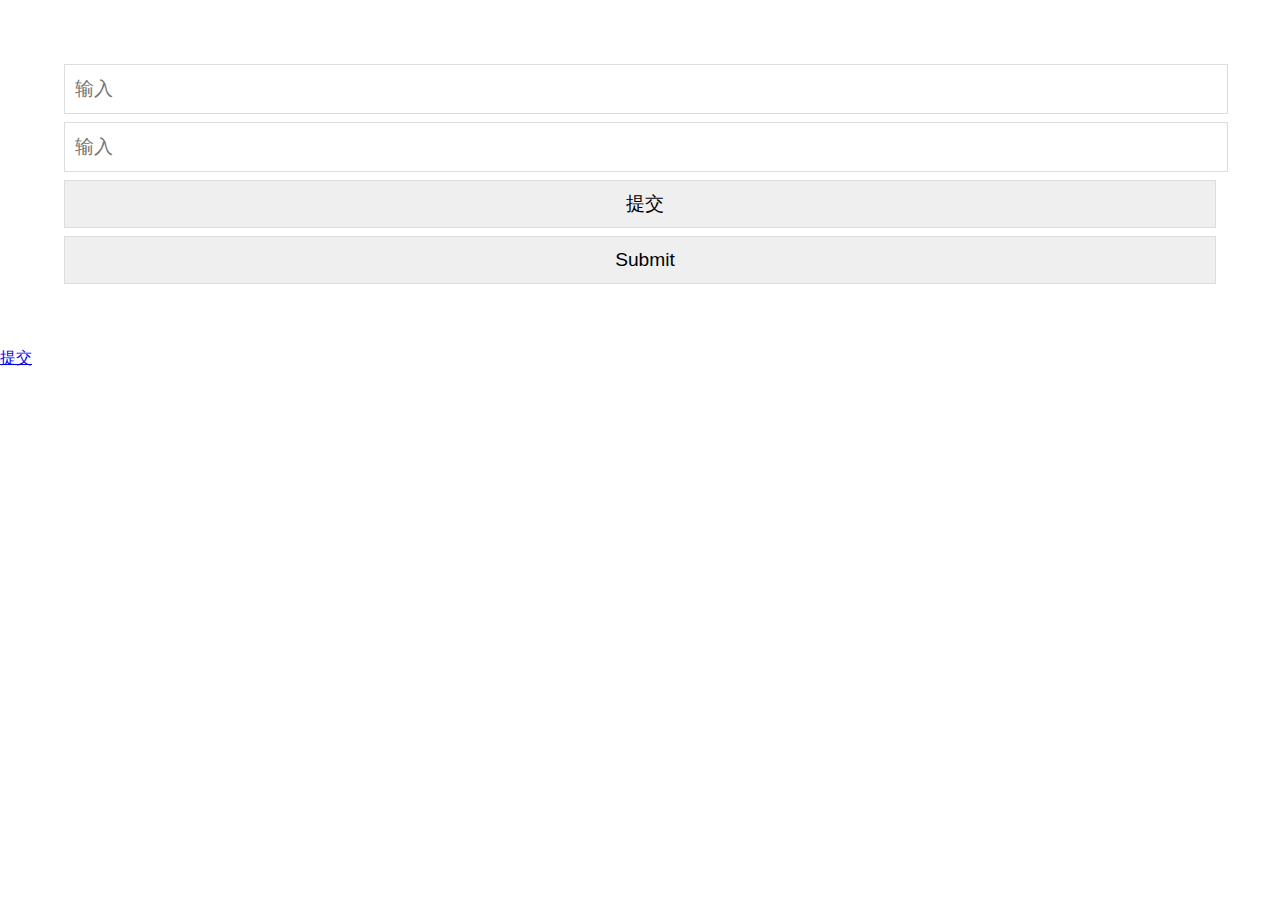
<file: keyboard/index.html>
<!DOCTYPE html>
<html lang="en">

<head>
    <meta charset="UTF-8">
    <meta name="viewport" content="width=device-width,initial-scale=1.0,user-scalable=no">
    <title>移动端模拟数字键盘功能</title>
    <meta name="keywords" content="数字键盘 移动端 插件 原生js">
    <meta name="description" content="一个简单方便的移动端纯数字键盘插件">
    <link rel="stylesheet" href="./css/keycode.min.css" type="text/css">
    <link rel="stylesheet" type="text/css" href="./css/icon/iconfont.css">
    <style>
    form {
        width: 90vw;
        margin: 4rem auto;
    }
    
    input {
        outline: none;
    }
    
    form input {
        display: block;
        width: 100%;
        margin-bottom: 0.5rem;
        height: 3rem;
        font-size: 1.2rem;
        padding-left: 10px;
        border: 1px solid #ddd;
    }
    </style>
</head>

<body>
    <main class="container" id="mykeyboard">
        <form action="">
            <input type="text" name="text" placeholder="输入" id="myText">
            <input type="tel" name="tel" placeholder="输入" id="myTel">
            <input type="button" name="button" value="提交" id="myButton">
            <input type="submit" name="submit" placeholder="输入" id="mySubmit">
        </form>
        <div><a href="javascript:void(0);" id="myLink">提交</a></div>
    </main>
    <script type="text/javascript" src="./js/keycode.min.js"></script>
    <script>
    Keyboard({
        contain: ['myText','myTel'],
        readOnce: false, //是否键盘只生成一次
        container: document.body //当前弹框存放的父元素
    });
    </script>
</body>

</html>
</file>
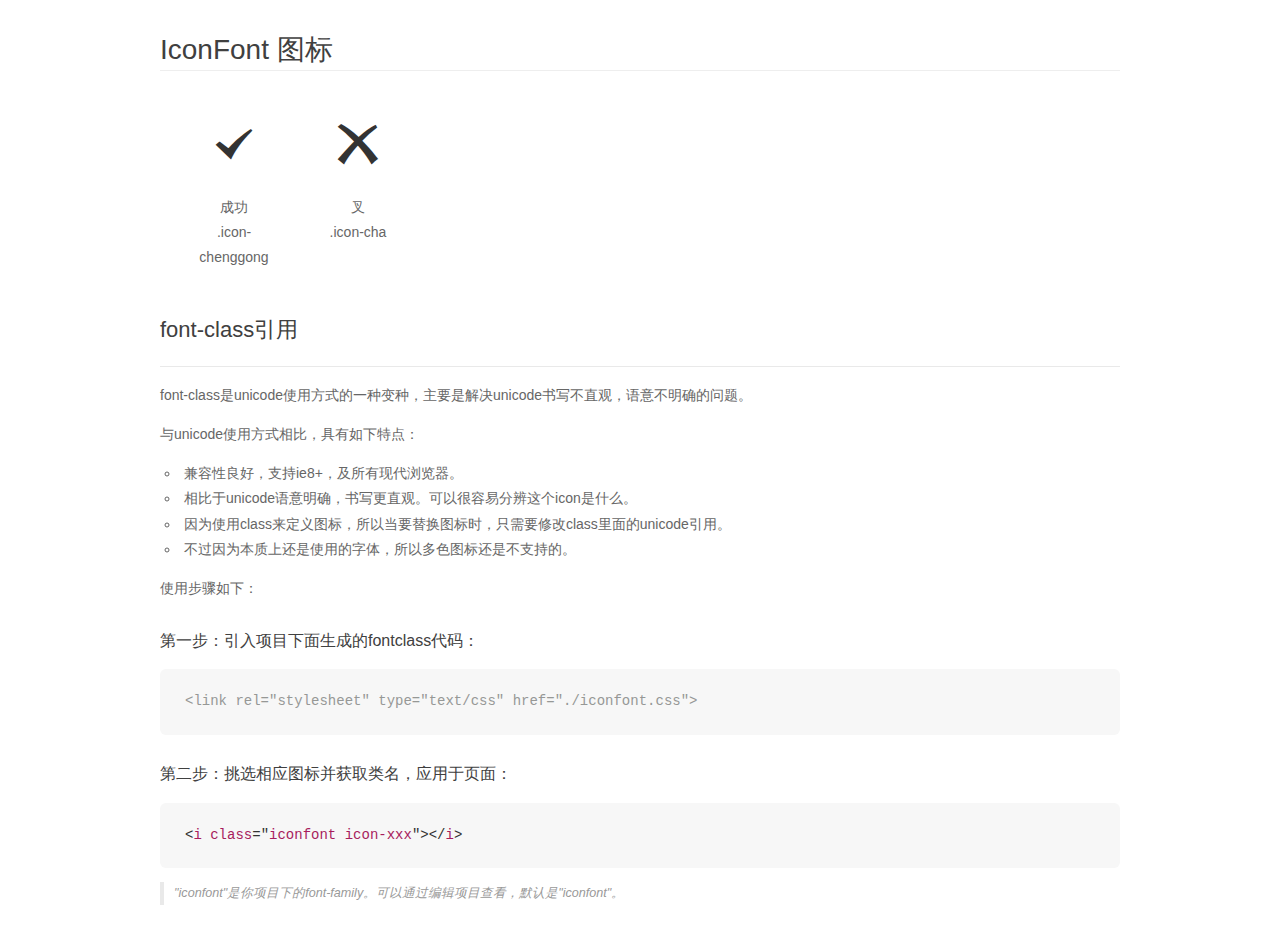
<file: keyboard/css/icon/demo_fontclass.html>
<!DOCTYPE html>
<html>
<head>
    <meta charset="utf-8"/>
    <title>IconFont</title>
    <link rel="stylesheet" href="demo.css">
    <link rel="stylesheet" href="iconfont.css">
</head>
<body>
    <div class="main markdown">
        <h1>IconFont 图标</h1>
        <ul class="icon_lists clear">
            
                <li>
                <i class="icon iconfont icon-chenggong"></i>
                    <div class="name">成功</div>
                    <div class="fontclass">.icon-chenggong</div>
                </li>
            
                <li>
                <i class="icon iconfont icon-cha"></i>
                    <div class="name">叉</div>
                    <div class="fontclass">.icon-cha</div>
                </li>
            
        </ul>

        <h2 id="font-class-">font-class引用</h2>
        <hr>

        <p>font-class是unicode使用方式的一种变种，主要是解决unicode书写不直观，语意不明确的问题。</p>
        <p>与unicode使用方式相比，具有如下特点：</p>
        <ul>
        <li>兼容性良好，支持ie8+，及所有现代浏览器。</li>
        <li>相比于unicode语意明确，书写更直观。可以很容易分辨这个icon是什么。</li>
        <li>因为使用class来定义图标，所以当要替换图标时，只需要修改class里面的unicode引用。</li>
        <li>不过因为本质上还是使用的字体，所以多色图标还是不支持的。</li>
        </ul>
        <p>使用步骤如下：</p>
        <h3 id="-fontclass-">第一步：引入项目下面生成的fontclass代码：</h3>


        <pre><code class="lang-js hljs javascript"><span class="hljs-comment">&lt;link rel="stylesheet" type="text/css" href="./iconfont.css"&gt;</span></code></pre>
        <h3 id="-">第二步：挑选相应图标并获取类名，应用于页面：</h3>
        <pre><code class="lang-css hljs">&lt;<span class="hljs-selector-tag">i</span> <span class="hljs-selector-tag">class</span>="<span class="hljs-selector-tag">iconfont</span> <span class="hljs-selector-tag">icon-xxx</span>"&gt;&lt;/<span class="hljs-selector-tag">i</span>&gt;</code></pre>
        <blockquote>
        <p>"iconfont"是你项目下的font-family。可以通过编辑项目查看，默认是"iconfont"。</p>
        </blockquote>
    </div>
</body>
</html>
</file>
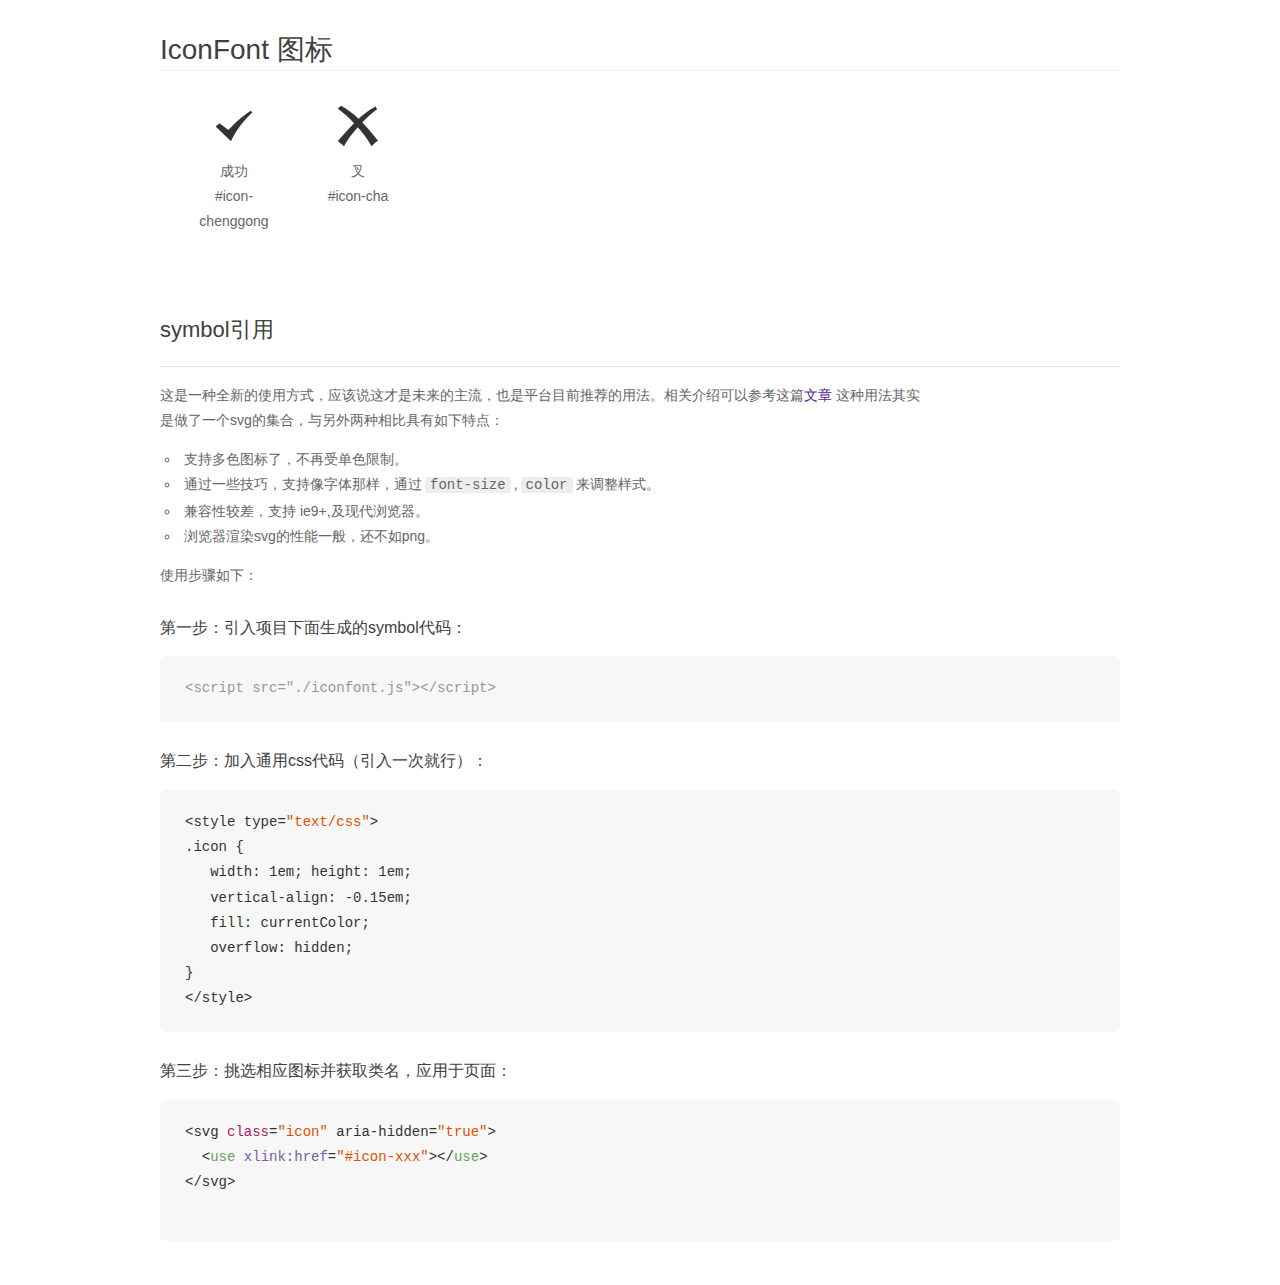
<file: keyboard/css/icon/demo_symbol.html>
<!DOCTYPE html>
<html>
<head>
    <meta charset="utf-8"/>
    <title>IconFont</title>
    <link rel="stylesheet" href="demo.css">
    <script src="iconfont.js"></script>

    <style type="text/css">
        .icon {
          /* 通过设置 font-size 来改变图标大小 */
          width: 1em; height: 1em;
          /* 图标和文字相邻时，垂直对齐 */
          vertical-align: -0.15em;
          /* 通过设置 color 来改变 SVG 的颜色/fill */
          fill: currentColor;
          /* path 和 stroke 溢出 viewBox 部分在 IE 下会显示
             normalize.css 中也包含这行 */
          overflow: hidden;
        }

    </style>
</head>
<body>
    <div class="main markdown">
        <h1>IconFont 图标</h1>
        <ul class="icon_lists clear">
            
                <li>
                    <svg class="icon" aria-hidden="true">
                        <use xlink:href="#icon-chenggong"></use>
                    </svg>
                    <div class="name">成功</div>
                    <div class="fontclass">#icon-chenggong</div>
                </li>
            
                <li>
                    <svg class="icon" aria-hidden="true">
                        <use xlink:href="#icon-cha"></use>
                    </svg>
                    <div class="name">叉</div>
                    <div class="fontclass">#icon-cha</div>
                </li>
            
        </ul>


        <h2 id="symbol-">symbol引用</h2>
        <hr>

        <p>这是一种全新的使用方式，应该说这才是未来的主流，也是平台目前推荐的用法。相关介绍可以参考这篇<a href="">文章</a>
        这种用法其实是做了一个svg的集合，与另外两种相比具有如下特点：</p>
        <ul>
          <li>支持多色图标了，不再受单色限制。</li>
          <li>通过一些技巧，支持像字体那样，通过<code>font-size</code>,<code>color</code>来调整样式。</li>
          <li>兼容性较差，支持 ie9+,及现代浏览器。</li>
          <li>浏览器渲染svg的性能一般，还不如png。</li>
        </ul>
        <p>使用步骤如下：</p>
        <h3 id="-symbol-">第一步：引入项目下面生成的symbol代码：</h3>
        <pre><code class="lang-js hljs javascript"><span class="hljs-comment">&lt;script src="./iconfont.js"&gt;&lt;/script&gt;</span></code></pre>
        <h3 id="-css-">第二步：加入通用css代码（引入一次就行）：</h3>
        <pre><code class="lang-js hljs javascript">&lt;style type=<span class="hljs-string">"text/css"</span>&gt;
.icon {
   width: <span class="hljs-number">1</span>em; height: <span class="hljs-number">1</span>em;
   vertical-align: <span class="hljs-number">-0.15</span>em;
   fill: currentColor;
   overflow: hidden;
}
&lt;<span class="hljs-regexp">/style&gt;</span></code></pre>
        <h3 id="-">第三步：挑选相应图标并获取类名，应用于页面：</h3>
        <pre><code class="lang-js hljs javascript">&lt;svg <span class="hljs-class"><span class="hljs-keyword">class</span></span>=<span class="hljs-string">"icon"</span> aria-hidden=<span class="hljs-string">"true"</span>&gt;<span class="xml"><span class="hljs-tag">
  &lt;<span class="hljs-name">use</span> <span class="hljs-attr">xlink:href</span>=<span class="hljs-string">"#icon-xxx"</span>&gt;</span><span class="hljs-tag">&lt;/<span class="hljs-name">use</span>&gt;</span>
</span>&lt;<span class="hljs-regexp">/svg&gt;
        </span></code></pre>
    </div>
</body>
</html>
</file>
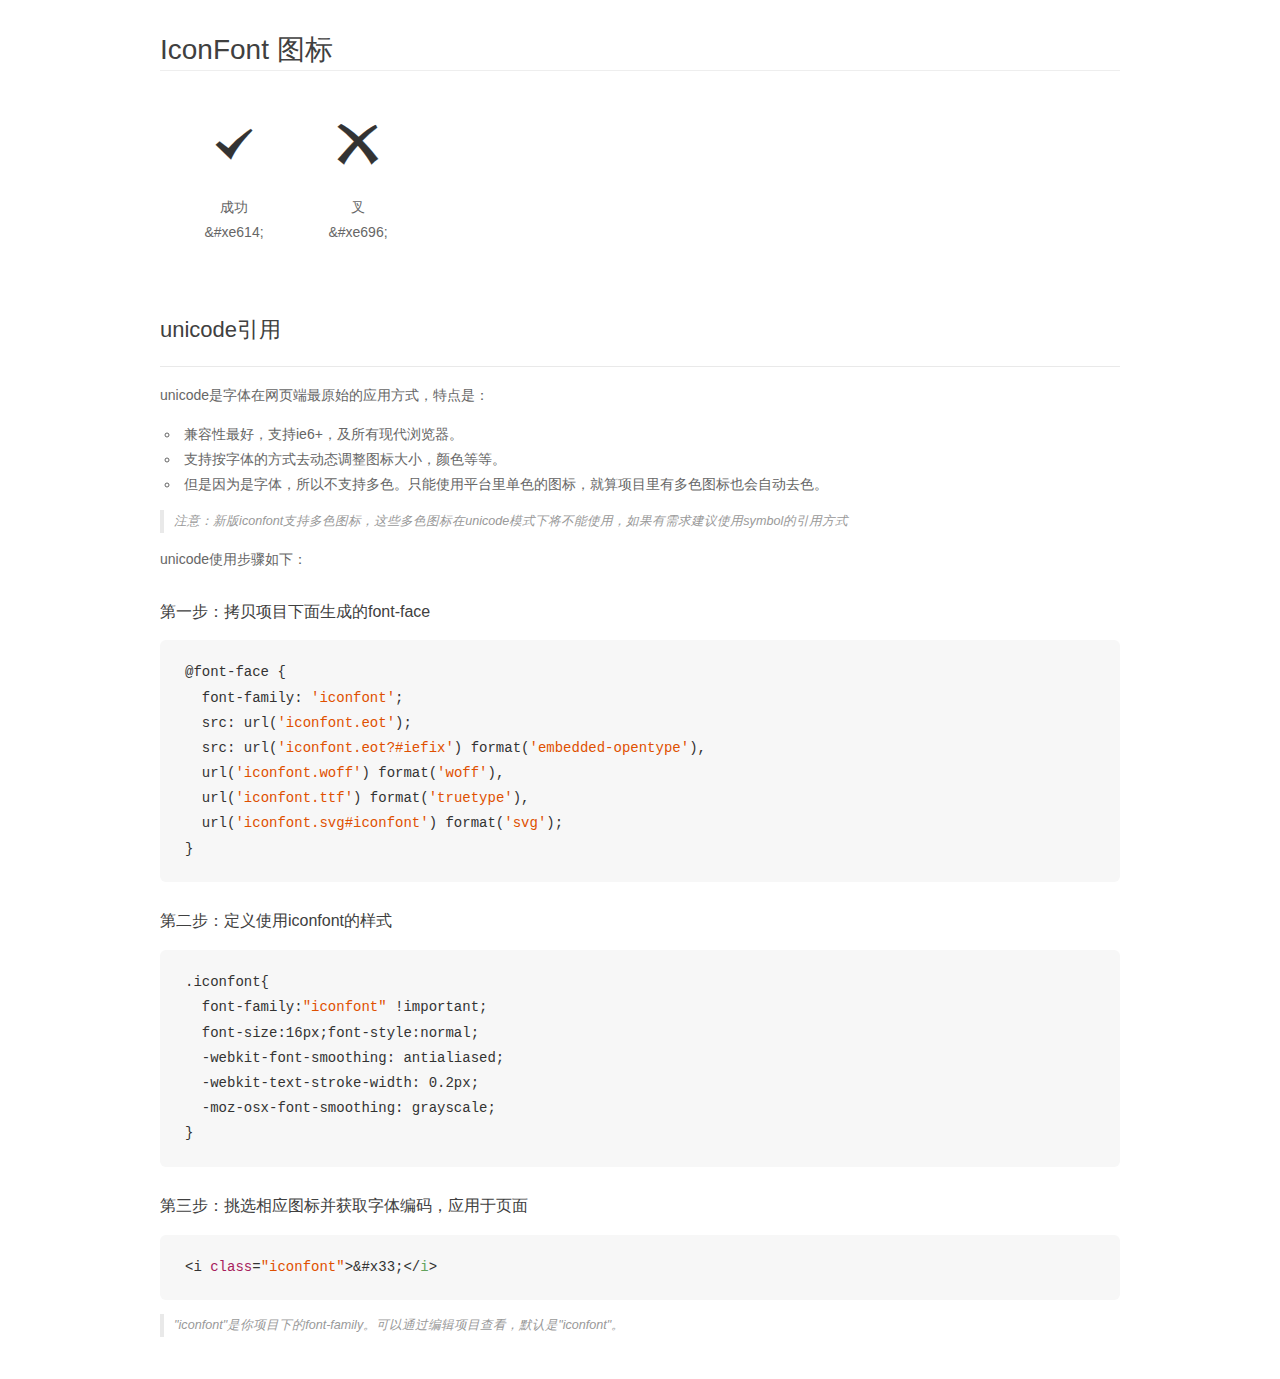
<file: keyboard/css/icon/demo_unicode.html>
<!DOCTYPE html>
<html>
<head>
    <meta charset="utf-8"/>
    <title>IconFont</title>
    <link rel="stylesheet" href="demo.css">

    <style type="text/css">

        @font-face {font-family: "iconfont";
          src: url('iconfont.eot'); /* IE9*/
          src: url('iconfont.eot#iefix') format('embedded-opentype'), /* IE6-IE8 */
          url('iconfont.woff') format('woff'), /* chrome, firefox */
          url('iconfont.ttf') format('truetype'), /* chrome, firefox, opera, Safari, Android, iOS 4.2+*/
          url('iconfont.svg#iconfont') format('svg'); /* iOS 4.1- */
        }

        .iconfont {
          font-family:"iconfont" !important;
          font-size:16px;
          font-style:normal;
          -webkit-font-smoothing: antialiased;
          -webkit-text-stroke-width: 0.2px;
          -moz-osx-font-smoothing: grayscale;
        }

    </style>
</head>
<body>
    <div class="main markdown">
        <h1>IconFont 图标</h1>
        <ul class="icon_lists clear">
            
                <li>
                <i class="icon iconfont">&#xe614;</i>
                    <div class="name">成功</div>
                    <div class="code">&amp;#xe614;</div>
                </li>
            
                <li>
                <i class="icon iconfont">&#xe696;</i>
                    <div class="name">叉</div>
                    <div class="code">&amp;#xe696;</div>
                </li>
            
        </ul>
        <h2 id="unicode-">unicode引用</h2>
        <hr>

        <p>unicode是字体在网页端最原始的应用方式，特点是：</p>
        <ul>
        <li>兼容性最好，支持ie6+，及所有现代浏览器。</li>
        <li>支持按字体的方式去动态调整图标大小，颜色等等。</li>
        <li>但是因为是字体，所以不支持多色。只能使用平台里单色的图标，就算项目里有多色图标也会自动去色。</li>
        </ul>
        <blockquote>
        <p>注意：新版iconfont支持多色图标，这些多色图标在unicode模式下将不能使用，如果有需求建议使用symbol的引用方式</p>
        </blockquote>
        <p>unicode使用步骤如下：</p>
        <h3 id="-font-face">第一步：拷贝项目下面生成的font-face</h3>
        <pre><code class="lang-js hljs javascript">@font-face {
  font-family: <span class="hljs-string">'iconfont'</span>;
  src: url(<span class="hljs-string">'iconfont.eot'</span>);
  src: url(<span class="hljs-string">'iconfont.eot?#iefix'</span>) format(<span class="hljs-string">'embedded-opentype'</span>),
  url(<span class="hljs-string">'iconfont.woff'</span>) format(<span class="hljs-string">'woff'</span>),
  url(<span class="hljs-string">'iconfont.ttf'</span>) format(<span class="hljs-string">'truetype'</span>),
  url(<span class="hljs-string">'iconfont.svg#iconfont'</span>) format(<span class="hljs-string">'svg'</span>);
}
</code></pre>
        <h3 id="-iconfont-">第二步：定义使用iconfont的样式</h3>
        <pre><code class="lang-js hljs javascript">.iconfont{
  font-family:<span class="hljs-string">"iconfont"</span> !important;
  font-size:<span class="hljs-number">16</span>px;font-style:normal;
  -webkit-font-smoothing: antialiased;
  -webkit-text-stroke-width: <span class="hljs-number">0.2</span>px;
  -moz-osx-font-smoothing: grayscale;
}
</code></pre>
        <h3 id="-">第三步：挑选相应图标并获取字体编码，应用于页面</h3>
        <pre><code class="lang-js hljs javascript">&lt;i <span class="hljs-class"><span class="hljs-keyword">class</span></span>=<span class="hljs-string">"iconfont"</span>&gt;&amp;#x33;<span class="xml"><span class="hljs-tag">&lt;/<span class="hljs-name">i</span>&gt;</span></span></code></pre>

        <blockquote>
        <p>"iconfont"是你项目下的font-family。可以通过编辑项目查看，默认是"iconfont"。</p>
        </blockquote>
    </div>


</body>
</html>
</file>
<file: keyboard/css/icon/iconfont.css>
@font-face {font-family: "iconfont";
  src: url('iconfont.eot?t=1486630706913'); /* IE9*/
  src: url('iconfont.eot?t=1486630706913#iefix') format('embedded-opentype'), /* IE6-IE8 */
  url('iconfont.woff?t=1486630706913') format('woff'), /* chrome, firefox */
  url('iconfont.ttf?t=1486630706913') format('truetype'), /* chrome, firefox, opera, Safari, Android, iOS 4.2+*/
  url('iconfont.svg?t=1486630706913#iconfont') format('svg'); /* iOS 4.1- */
}

.iconfont {
  font-family:"iconfont" !important;
  font-size:16px;
  font-style:normal;
  -webkit-font-smoothing: antialiased;
  -moz-osx-font-smoothing: grayscale;
}

.icon-chenggong:before { content: "\e614"; }

.icon-cha:before { content: "\e696"; }
</file>
<file: keyboard/css/keycode.min.css>
*{margin:0;padding:0}body,html{margin:0;padding:0;font-family:"Microsoft Yahei";-webkit-tap-highlight-color:rgba(0,0,0,0);overflow:hidden}.main-key-contain a{text-decoration:none;color:#333;font-weight:600;font-size:1.3rem}.overlay{filter:blur(1vmax);position:fixed;left:0;top:0;right:0;bottom:0;background-color:rgba(0,0,0,0);display:none}.main-key-contain{z-index:999999;display:none;position:absolute;width:100%;height:14rem;margin-top:10px;overflow:hidden;bottom:0;left:0;background-color:#fff;border-top:1px solid;border-bottom:1px solid;border-color:#000}.main-key-contain .key-btn{width:33.33%;line-height:3.5rem;text-align:center;box-sizing:border-box;-webkit-box-sizing:border-box;float:left;border-right:1px solid #000;border-bottom:1px solid #000}.main-key-contain .key-btn:nth-child(3n){border-right:0}.main-key-contain .key-btn:active{background-color:#ddd}.show-obj{display:block;animation:goTop .6s ease-in-out;-webkit-animation:goTop .6s ease-in-out}.hide-obj{animation:goBottom .6s ease;-webkit-animation:goBottom .6s ease}@keyframes goTop{0%{bottom:-14rem}100%{bottom:0}}@-webkit-keyframes goTop{0%{bottom:-14rem}100%{bottom:0}}@keyframes goBottom{from{bottom:0}to{bottom:-14rem}}@-webkit-keyframes goBottom{from{bottom:0}to{bottom:-14rem}}.icon-chenggong,.icon-cha{margin-right:.2rem}.icon-chenggong{color:#39d245}.icon-cha{color:#f00}
</file>
<file: keyboard/css/icon/demo.css>
*{margin: 0;padding: 0;list-style: none;}
/*
KISSY CSS Reset
理念：1. reset 的目的不是清除浏览器的默认样式，这仅是部分工作。清除和重置是紧密不可分的。
2. reset 的目的不是让默认样式在所有浏览器下一致，而是减少默认样式有可能带来的问题。
3. reset 期望提供一套普适通用的基础样式。但没有银弹，推荐根据具体需求，裁剪和修改后再使用。
特色：1. 适应中文；2. 基于最新主流浏览器。
维护：玉伯<lifesinger@gmail.com>, 正淳<ragecarrier@gmail.com>
 */

/** 清除内外边距 **/
body, h1, h2, h3, h4, h5, h6, hr, p, blockquote, /* structural elements 结构元素 */
dl, dt, dd, ul, ol, li, /* list elements 列表元素 */
pre, /* text formatting elements 文本格式元素 */
form, fieldset, legend, button, input, textarea, /* form elements 表单元素 */
th, td /* table elements 表格元素 */ {
  margin: 0;
  padding: 0;
}

/** 设置默认字体 **/
body,
button, input, select, textarea /* for ie */ {
  font: 12px/1.5 tahoma, arial, \5b8b\4f53, sans-serif;
}
h1, h2, h3, h4, h5, h6 { font-size: 100%; }
address, cite, dfn, em, var { font-style: normal; } /* 将斜体扶正 */
code, kbd, pre, samp { font-family: courier new, courier, monospace; } /* 统一等宽字体 */
small { font-size: 12px; } /* 小于 12px 的中文很难阅读，让 small 正常化 */

/** 重置列表元素 **/
ul, ol { list-style: none; }

/** 重置文本格式元素 **/
a { text-decoration: none; }
a:hover { text-decoration: underline; }


/** 重置表单元素 **/
legend { color: #000; } /* for ie6 */
fieldset, img { border: 0; } /* img 搭车：让链接里的 img 无边框 */
button, input, select, textarea { font-size: 100%; } /* 使得表单元素在 ie 下能继承字体大小 */
/* 注：optgroup 无法扶正 */

/** 重置表格元素 **/
table { border-collapse: collapse; border-spacing: 0; }

/* 清除浮动 */
.ks-clear:after, .clear:after {
  content: '\20';
  display: block;
  height: 0;
  clear: both;
}
.ks-clear, .clear {
  *zoom: 1;
}

.main {
  padding: 30px 100px;
width: 960px;
margin: 0 auto;
}
.main h1{font-size:36px; color:#333; text-align:left;margin-bottom:30px; border-bottom: 1px solid #eee;}

.helps{margin-top:40px;}
.helps pre{
  padding:20px;
  margin:10px 0;
  border:solid 1px #e7e1cd;
  background-color: #fffdef;
  overflow: auto;
}

.icon_lists{
  width: 100% !important;

}

.icon_lists li{
  float:left;
  width: 100px;
  height:180px;
  text-align: center;
  list-style: none !important;
}
.icon_lists .icon{
  font-size: 42px;
  line-height: 100px;
  margin: 10px 0;
  color:#333;
  -webkit-transition: font-size 0.25s ease-out 0s;
  -moz-transition: font-size 0.25s ease-out 0s;
  transition: font-size 0.25s ease-out 0s;

}
.icon_lists .icon:hover{
  font-size: 100px;
}



.markdown {
  color: #666;
  font-size: 14px;
  line-height: 1.8;
}

.highlight {
  line-height: 1.5;
}

.markdown img {
  vertical-align: middle;
  max-width: 100%;
}

.markdown h1 {
  color: #404040;
  font-weight: 500;
  line-height: 40px;
  margin-bottom: 24px;
}

.markdown h2,
.markdown h3,
.markdown h4,
.markdown h5,
.markdown h6 {
  color: #404040;
  margin: 1.6em 0 0.6em 0;
  font-weight: 500;
  clear: both;
}

.markdown h1 {
  font-size: 28px;
}

.markdown h2 {
  font-size: 22px;
}

.markdown h3 {
  font-size: 16px;
}

.markdown h4 {
  font-size: 14px;
}

.markdown h5 {
  font-size: 12px;
}

.markdown h6 {
  font-size: 12px;
}

.markdown hr {
  height: 1px;
  border: 0;
  background: #e9e9e9;
  margin: 16px 0;
  clear: both;
}

.markdown p,
.markdown pre {
  margin: 1em 0;
}

.markdown > p,
.markdown > blockquote,
.markdown > .highlight,
.markdown > ol,
.markdown > ul {
  width: 80%;
}

.markdown ul > li {
  list-style: circle;
}

.markdown > ul li,
.markdown blockquote ul > li {
  margin-left: 20px;
  padding-left: 4px;
}

.markdown > ul li p,
.markdown > ol li p {
  margin: 0.6em 0;
}

.markdown ol > li {
  list-style: decimal;
}

.markdown > ol li,
.markdown blockquote ol > li {
  margin-left: 20px;
  padding-left: 4px;
}

.markdown code {
  margin: 0 3px;
  padding: 0 5px;
  background: #eee;
  border-radius: 3px;
}

.markdown pre {
  border-radius: 6px;
  background: #f7f7f7;
  padding: 20px;
}

.markdown pre code {
  border: none;
  background: #f7f7f7;
  margin: 0;
}

.markdown strong,
.markdown b {
  font-weight: 600;
}

.markdown > table {
  border-collapse: collapse;
  border-spacing: 0px;
  empty-cells: show;
  border: 1px solid #e9e9e9;
  width: 95%;
  margin-bottom: 24px;
}

.markdown > table th {
  white-space: nowrap;
  color: #333;
  font-weight: 600;

}

.markdown > table th,
.markdown > table td {
  border: 1px solid #e9e9e9;
  padding: 8px 16px;
  text-align: left;
}

.markdown > table th {
  background: #F7F7F7;
}

.markdown blockquote {
  font-size: 90%;
  color: #999;
  border-left: 4px solid #e9e9e9;
  padding-left: 0.8em;
  margin: 1em 0;
  font-style: italic;
}

.markdown blockquote p {
  margin: 0;
}

.markdown .anchor {
  opacity: 0;
  transition: opacity 0.3s ease;
  margin-left: 8px;
}

.markdown .waiting {
  color: #ccc;
}

.markdown h1:hover .anchor,
.markdown h2:hover .anchor,
.markdown h3:hover .anchor,
.markdown h4:hover .anchor,
.markdown h5:hover .anchor,
.markdown h6:hover .anchor {
  opacity: 1;
  display: inline-block;
}

.markdown > br,
.markdown > p > br {
  clear: both;
}


.hljs {
  display: block;
  background: white;
  padding: 0.5em;
  color: #333333;
  overflow-x: auto;
}

.hljs-comment,
.hljs-meta {
  color: #969896;
}

.hljs-string,
.hljs-variable,
.hljs-template-variable,
.hljs-strong,
.hljs-emphasis,
.hljs-quote {
  color: #df5000;
}

.hljs-keyword,
.hljs-selector-tag,
.hljs-type {
  color: #a71d5d;
}

.hljs-literal,
.hljs-symbol,
.hljs-bullet,
.hljs-attribute {
  color: #0086b3;
}

.hljs-section,
.hljs-name {
  color: #63a35c;
}

.hljs-tag {
  color: #333333;
}

.hljs-title,
.hljs-attr,
.hljs-selector-id,
.hljs-selector-class,
.hljs-selector-attr,
.hljs-selector-pseudo {
  color: #795da3;
}

.hljs-addition {
  color: #55a532;
  background-color: #eaffea;
}

.hljs-deletion {
  color: #bd2c00;
  background-color: #ffecec;
}

.hljs-link {
  text-decoration: underline;
}

pre{
  background: #fff;
}
</file>
